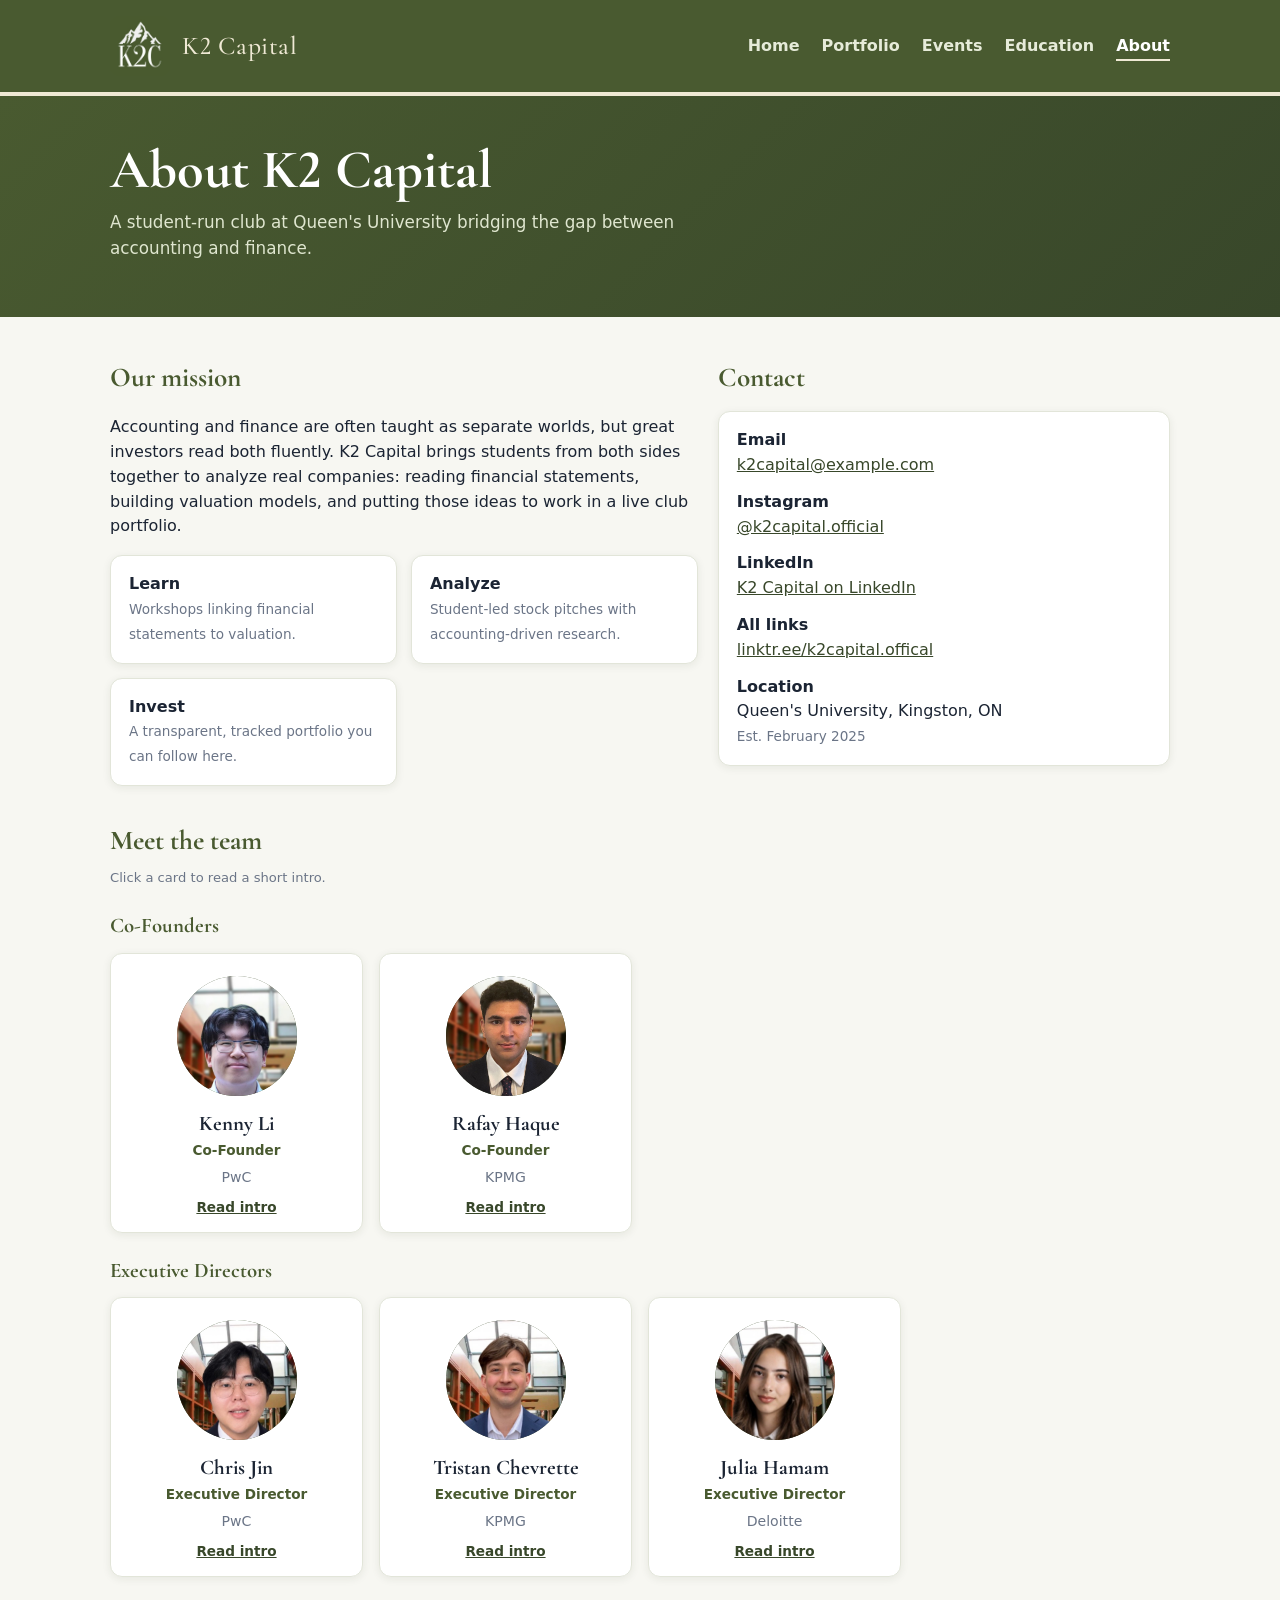
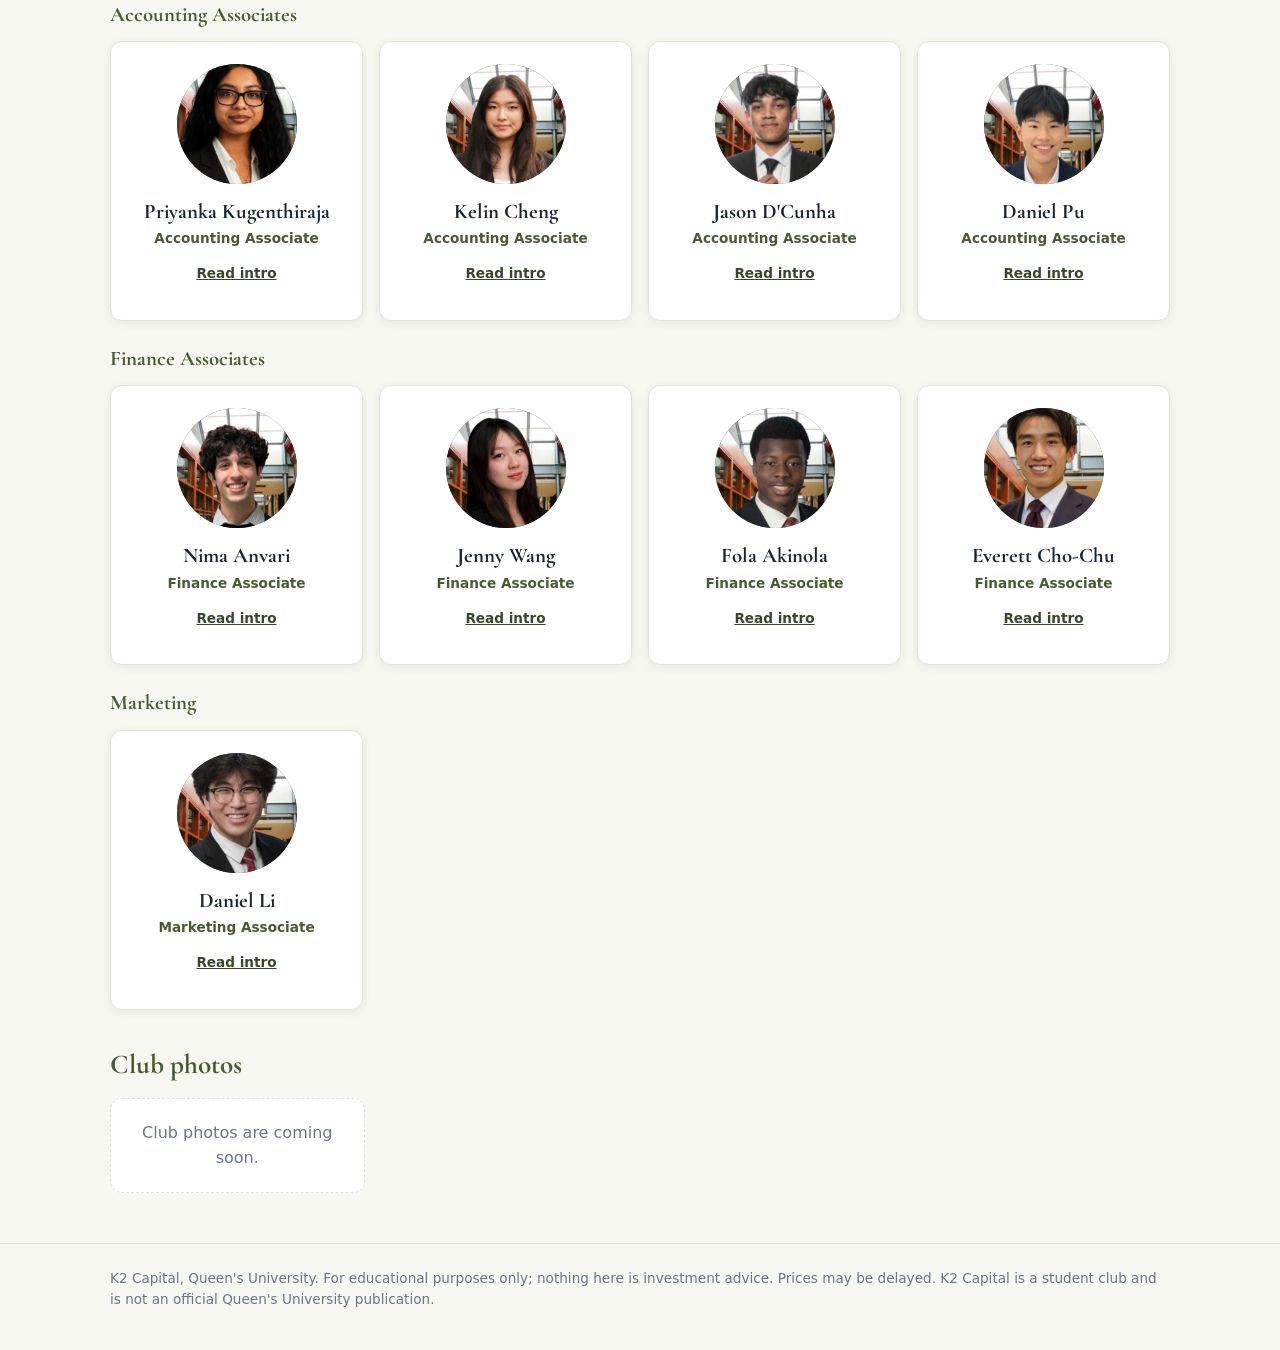
<file: about.html>
<!doctype html>
<html lang="en">
<head>
  <meta charset="utf-8">
  <meta name="viewport" content="width=device-width, initial-scale=1">
  <title>K2 Capital | About</title>
  <meta name="description" content="About K2 Capital, the Queen's University club bridging accounting and finance.">
  <link rel="preconnect" href="https://fonts.googleapis.com"><link rel="preconnect" href="https://fonts.gstatic.com" crossorigin>
  <link href="https://fonts.googleapis.com/css2?family=Cormorant+Garamond:wght@500;600;700&display=swap" rel="stylesheet">
  <link rel="icon" href="images/logo.jpg">
  <link rel="stylesheet" href="styles.css">
</head>
<body>
  <header class="site" id="site-header"></header>

  <div class="hero">
    <div class="wrap">
      <h1>About K2 Capital</h1>
      <p>A student-run club at Queen's University bridging the gap between accounting and finance.</p>
    </div>
  </div>

  <main class="wrap">
    <section class="block two-col first">
      <div>
        <h2>Our mission</h2>
        <p>
          Accounting and finance are often taught as separate worlds, but great investors read both fluently.
          K2 Capital brings students from both sides together to analyze real companies: reading financial
          statements, building valuation models, and putting those ideas to work in a live club portfolio.
        </p>
        <!-- TODO: add a sentence or two about how the club runs (weekly meetings, pitch process, who can join). -->
        <div class="pillars">
          <div class="card"><strong>Learn</strong><br><span class="name">Workshops linking financial statements to valuation.</span></div>
          <div class="card"><strong>Analyze</strong><br><span class="name">Student-led stock pitches with accounting-driven research.</span></div>
          <div class="card"><strong>Invest</strong><br><span class="name">A transparent, tracked portfolio you can follow here.</span></div>
        </div>
      </div>
      <div>
        <h2>Contact</h2>
        <div data-contact></div>
      </div>
    </section>

    <section class="block">
      <h2>Meet the team</h2>
      <p class="note" style="margin-top:-6px">Click a card to read a short intro.</p>
      <div class="grid" id="team"></div>
    </section>

    <section class="block">
      <h2>Club photos</h2>
      <div class="gallery" id="gallery"></div>
    </section>
  </main>

  <footer id="site-footer"></footer>

  <script src="site.js"></script>
  <script>
    // ---- Edit this section to update the page (on GitHub: open this file, click the pencil icon) ----

    // photo: "images/team/name.jpg" (upload the picture to the images/team folder). linkedin: personal profile URL.
    // intro shows on the back of the card. Leave a field as "" to hide it.
    // group sets the section on the page. photo: "images/team/photo-01.jpg" (upload pictures to images/team).
    const TEAM = [
      { group: "Co-Founders", name: "Kenny Li",          role: "Co-Founder",         bio: "PwC",      intro: "", linkedin: "", photo: "images/team/photo-14.jpg" },
      { group: "Co-Founders", name: "Rafay Haque",       role: "Co-Founder",         bio: "KPMG",     intro: "", linkedin: "", photo: "images/team/photo-01.jpg" },
      { group: "Executive Directors", name: "Chris Jin",         role: "Executive Director", bio: "PwC",      intro: "", linkedin: "", photo: "images/team/photo-04.jpg" },
      { group: "Executive Directors", name: "Tristan Chevrette", role: "Executive Director", bio: "KPMG",     intro: "", linkedin: "", photo: "images/team/photo-03.jpg" },
      { group: "Executive Directors", name: "Julia Hamam",       role: "Executive Director", bio: "Deloitte", intro: "", linkedin: "", photo: "images/team/photo-02.jpg" },
      { group: "Accounting Associates", name: "Priyanka Kugenthiraja", role: "Accounting Associate", bio: "", intro: "", linkedin: "", photo: "images/team/photo-08.jpg" },
      { group: "Accounting Associates", name: "Kelin Cheng",           role: "Accounting Associate", bio: "", intro: "", linkedin: "", photo: "images/team/photo-07.jpg" },
      { group: "Accounting Associates", name: "Jason D'Cunha",         role: "Accounting Associate", bio: "", intro: "", linkedin: "", photo: "images/team/photo-09.jpg" },
      { group: "Accounting Associates", name: "Daniel Pu",             role: "Accounting Associate", bio: "", intro: "", linkedin: "", photo: "images/team/photo-10.jpg" },
      { group: "Finance Associates", name: "Nima Anvari",  role: "Finance Associate", bio: "", intro: "", linkedin: "", photo: "images/team/photo-06.jpg" },
      { group: "Finance Associates", name: "Jenny Wang",   role: "Finance Associate", bio: "", intro: "", linkedin: "", photo: "images/team/photo-05.jpg" },
      { group: "Finance Associates", name: "Fola Akinola", role: "Finance Associate", bio: "", intro: "", linkedin: "", photo: "images/team/photo-12.jpg" },
      { group: "Finance Associates", name: "Everett Cho-Chu", role: "Finance Associate", bio: "", intro: "", linkedin: "", photo: "images/team/photo-11.jpg" },
      { group: "Marketing", name: "Daniel Li", role: "Marketing Associate", bio: "", intro: "", linkedin: "", photo: "images/team/photo-13.jpg" },
    ];

    // Upload pictures to the images/club folder and list them here, for example "images/club/social-1.jpg".
    // caption is optional.
    const PHOTOS = [
      // { src: "images/club/social-1.jpg", caption: "Fall social" },
    ];

    // ---- End of editable section ----

    const esc = (s) => String(s ?? "").replace(/[&<>"']/g, (c) => ({ "&": "&amp;", "<": "&lt;", ">": "&gt;", '"': "&quot;", "'": "&#39;" }[c]));
    const $ = (id) => document.getElementById(id);

    const cardHtml = (p) => {
      const initials = p.name.split(/\s+/).map((w) => w[0]).slice(0, 2).join("").toUpperCase();
      const avatar = p.photo
        ? `<img class="avatar" src="${esc(p.photo)}" alt="${esc(p.name)}">`
        : `<div class="avatar" aria-hidden="true">${esc(initials)}</div>`;
      const intro = p.intro ? esc(p.intro) : "Intro coming soon.";
      const li = p.linkedin ? `<a class="btn small" href="${esc(p.linkedin)}" rel="noopener" target="_blank">LinkedIn</a>` : "";
      return `<div class="flip">
        <div class="flip-inner">
          <div class="face front card person">${avatar}<h3>${esc(p.name)}</h3><div class="role">${esc(p.role)}</div><p>${esc(p.bio)}</p>
            <button type="button" class="linkbtn flip-btn" aria-label="Read intro for ${esc(p.name)}">Read intro</button></div>
          <div class="face back card person" aria-hidden="true"><h3>${esc(p.name)}</h3><div class="role">${esc(p.role)}</div>
            <p class="intro">${intro}</p>
            <div class="back-links">${li}<button type="button" class="linkbtn flip-btn" tabindex="-1">Back</button></div></div>
        </div>
      </div>`;
    };
    const groups = [...new Set(TEAM.map((p) => p.group || "Team"))];
    $("team").className = "";
    $("team").innerHTML = groups.map((g) => `<div class="team-group"><h3 class="subhead">${esc(g)}</h3><div class="grid">${TEAM.filter((p) => (p.group || "Team") === g).map(cardHtml).join("")}</div></div>`).join("");
    document.querySelectorAll(".flip").forEach((card) => {
      const toggle = (ev) => {
        if (ev.target.closest("a")) return; // let the LinkedIn link work
        const on = card.classList.toggle("flipped");
        card.querySelector(".front").setAttribute("aria-hidden", on);
        card.querySelector(".back").setAttribute("aria-hidden", !on);
        card.querySelectorAll(".front .flip-btn").forEach((b) => (b.tabIndex = on ? -1 : 0));
        card.querySelectorAll(".back .flip-btn, .back a").forEach((b) => (b.tabIndex = on ? 0 : -1));
      };
      card.addEventListener("click", toggle);
      card.querySelectorAll(".back a").forEach((x) => (x.tabIndex = -1));
    });

    $("gallery").innerHTML = PHOTOS.length
      ? PHOTOS.map((p) => `<figure><img src="${esc(p.src)}" alt="${esc(p.caption || "K2 Capital club photo")}" loading="lazy">${p.caption ? `<figcaption>${esc(p.caption)}</figcaption>` : ""}</figure>`).join("")
      : `<div class="empty">Club photos are coming soon.</div>`;
  </script>
</body>
</html>
</file>
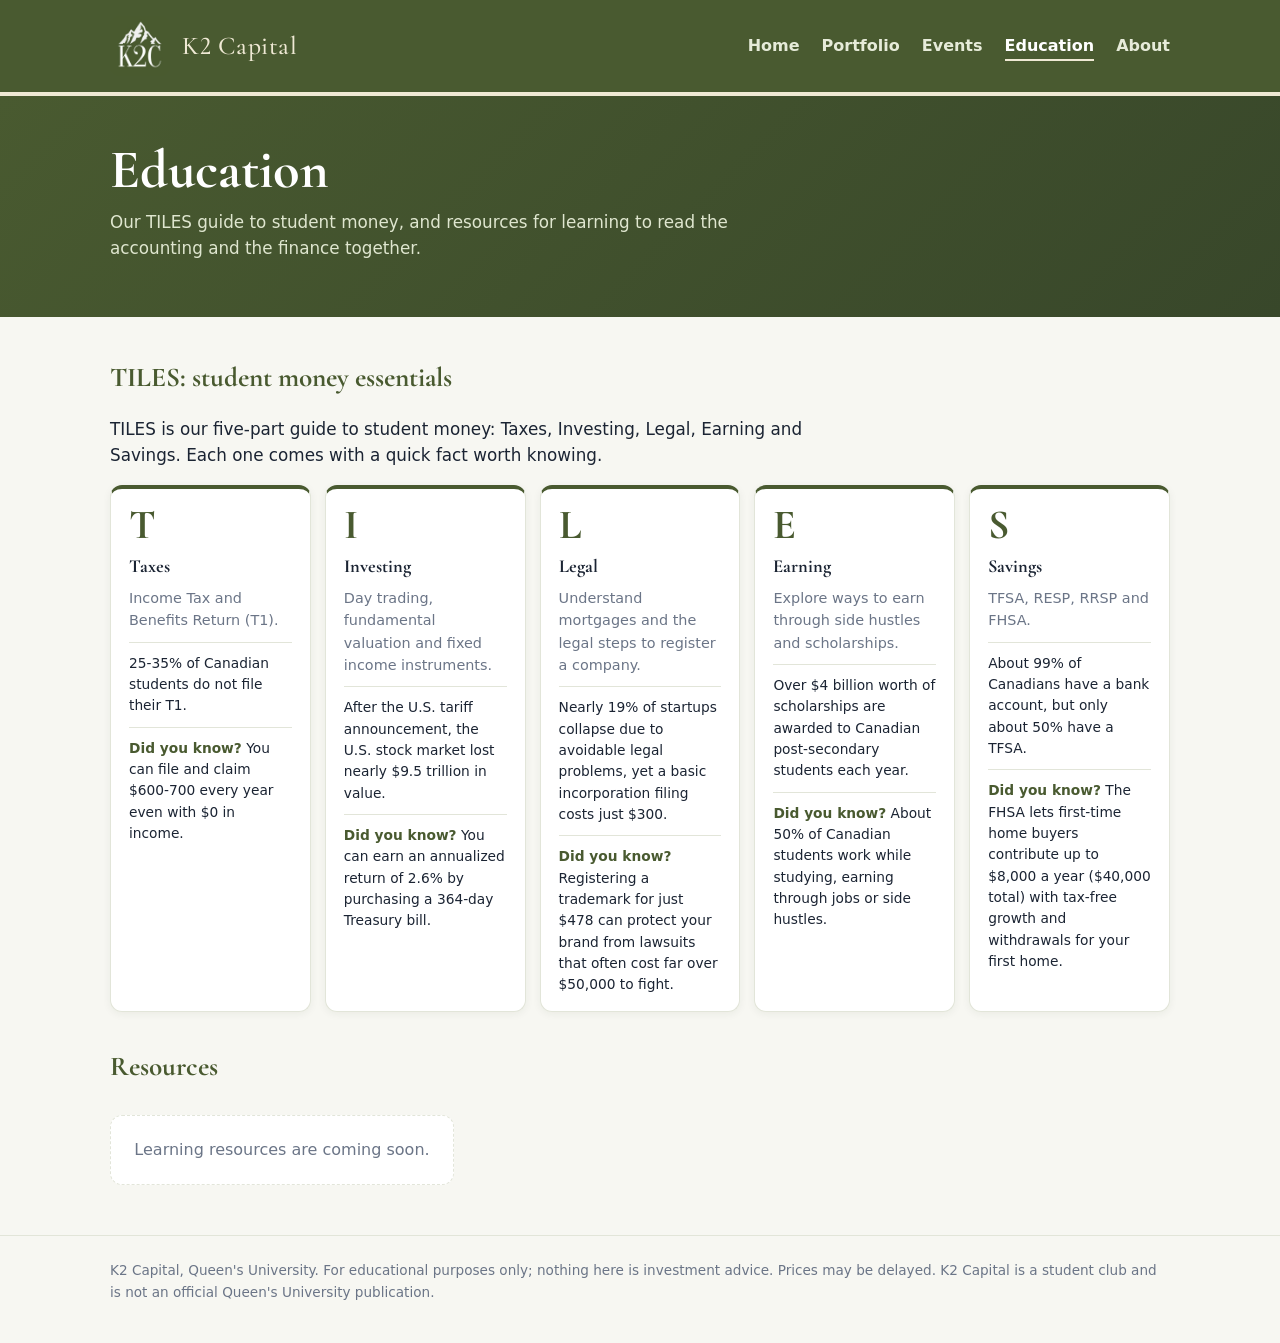
<file: education.html>
<!doctype html>
<html lang="en">
<head>
  <meta charset="utf-8">
  <meta name="viewport" content="width=device-width, initial-scale=1">
  <title>K2 Capital | Education</title>
  <meta name="description" content="K2 Capital education: our TILES stock analysis framework and learning resources linking accounting and finance.">
  <link rel="preconnect" href="https://fonts.googleapis.com"><link rel="preconnect" href="https://fonts.gstatic.com" crossorigin>
  <link href="https://fonts.googleapis.com/css2?family=Cormorant+Garamond:wght@500;600;700&display=swap" rel="stylesheet">
  <link rel="icon" href="images/logo.jpg">
  <link rel="stylesheet" href="styles.css">
</head>
<body>
  <header class="site" id="site-header"></header>

  <div class="hero">
    <div class="wrap">
      <h1>Education</h1>
      <p>Our TILES guide to student money, and resources for learning to read the accounting and the finance together.</p>
    </div>
  </div>

  <main class="wrap">
    <section class="block first">
      <h2>TILES: student money essentials</h2>
      <p class="lead" id="tiles-intro"></p>
      <div class="tiles" id="tiles"></div>
    </section>

    <section class="block">
      <h2>Resources</h2>
      <div class="controls"><div id="res-chips"></div></div>
      <div class="resources" id="resources"></div>
    </section>
  </main>

  <footer id="site-footer"></footer>

  <script src="site.js"></script>
  <script>
    // ---- Edit this section to update the page (on GitHub: open this file, click the pencil icon) ----

    const TILES_INTRO = "TILES is our five-part guide to student money: Taxes, Investing, Legal, Earning and Savings. Each one comes with a quick fact worth knowing.";

    // fact: a "Did you know" line. Edit the text below, or add/remove tiles, on GitHub.
    const TILES = [
      { letter: "T", title: "Taxes", body: "Income Tax and Benefits Return (T1).",
        stat: "25-35% of Canadian students do not file their T1.",
        fact: "You can file and claim $600-700 every year even with $0 in income." },
      { letter: "I", title: "Investing", body: "Day trading, fundamental valuation and fixed income instruments.",
        stat: "After the U.S. tariff announcement, the U.S. stock market lost nearly $9.5 trillion in value.",
        fact: "You can earn an annualized return of 2.6% by purchasing a 364-day Treasury bill." },
      { letter: "L", title: "Legal", body: "Understand mortgages and the legal steps to register a company.",
        stat: "Nearly 19% of startups collapse due to avoidable legal problems, yet a basic incorporation filing costs just $300.",
        fact: "Registering a trademark for just $478 can protect your brand from lawsuits that often cost far over $50,000 to fight." },
      { letter: "E", title: "Earning", body: "Explore ways to earn through side hustles and scholarships.",
        stat: "Over $4 billion worth of scholarships are awarded to Canadian post-secondary students each year.",
        fact: "About 50% of Canadian students work while studying, earning through jobs or side hustles." },
      { letter: "S", title: "Savings", body: "TFSA, RESP, RRSP and FHSA.",
        stat: "About 99% of Canadians have a bank account, but only about 50% have a TFSA.",
        fact: "The FHSA lets first-time home buyers contribute up to $8,000 a year ($40,000 total) with tax-free growth and withdrawals for your first home." },
    ];

    // category: "Accounting", "Finance" or "Valuation" (add your own). link is optional.
    const RESOURCES = [
      // { category: "Accounting", title: "Reading a 10-K", description: "How to find the numbers that matter.", link: "https://..." },
    ];

    // ---- End of editable section ----

    const esc = (s) => String(s ?? "").replace(/[&<>"']/g, (c) => ({ "&": "&amp;", "<": "&lt;", ">": "&gt;", '"': "&quot;", "'": "&#39;" }[c]));
    const $ = (id) => document.getElementById(id);

    $("tiles-intro").textContent = TILES_INTRO;
    $("tiles").innerHTML = TILES.map((t) => `<div class="tile"><div class="letter">${esc(t.letter)}</div><h3>${esc(t.title)}</h3><p>${esc(t.body)}</p>${t.stat ? `<p class="fact">${esc(t.stat)}</p>` : ""}${t.fact ? `<p class="fact"><b>Did you know?</b> ${esc(t.fact)}</p>` : ""}</div>`).join("");

    let cat = "All";
    function renderResources() {
      const cats = ["All", ...new Set(RESOURCES.map((r) => r.category).filter(Boolean))];
      $("res-chips").innerHTML = RESOURCES.length ? cats.map((c) => `<button class="chip ${c === cat ? "on" : ""}" data-c="${esc(c)}">${esc(c)}</button>`).join(" ") : "";
      $("res-chips").querySelectorAll(".chip").forEach((b) => b.addEventListener("click", () => { cat = b.dataset.c; renderResources(); }));
      const list = RESOURCES.filter((r) => cat === "All" || r.category === cat);
      $("resources").innerHTML = list.length ? list.map((r) => `<div class="card resource">
          <div class="tags"><span class="tag">${esc(r.category || "Resource")}</span></div>
          <h3>${esc(r.title)}</h3><p>${esc(r.description)}</p>
          ${r.link ? `<a href="${esc(r.link)}" rel="noopener">Open &rarr;</a>` : ""}</div>`).join("")
        : `<div class="empty">Learning resources are coming soon.</div>`;
    }
    renderResources();
  </script>
</body>
</html>
</file>
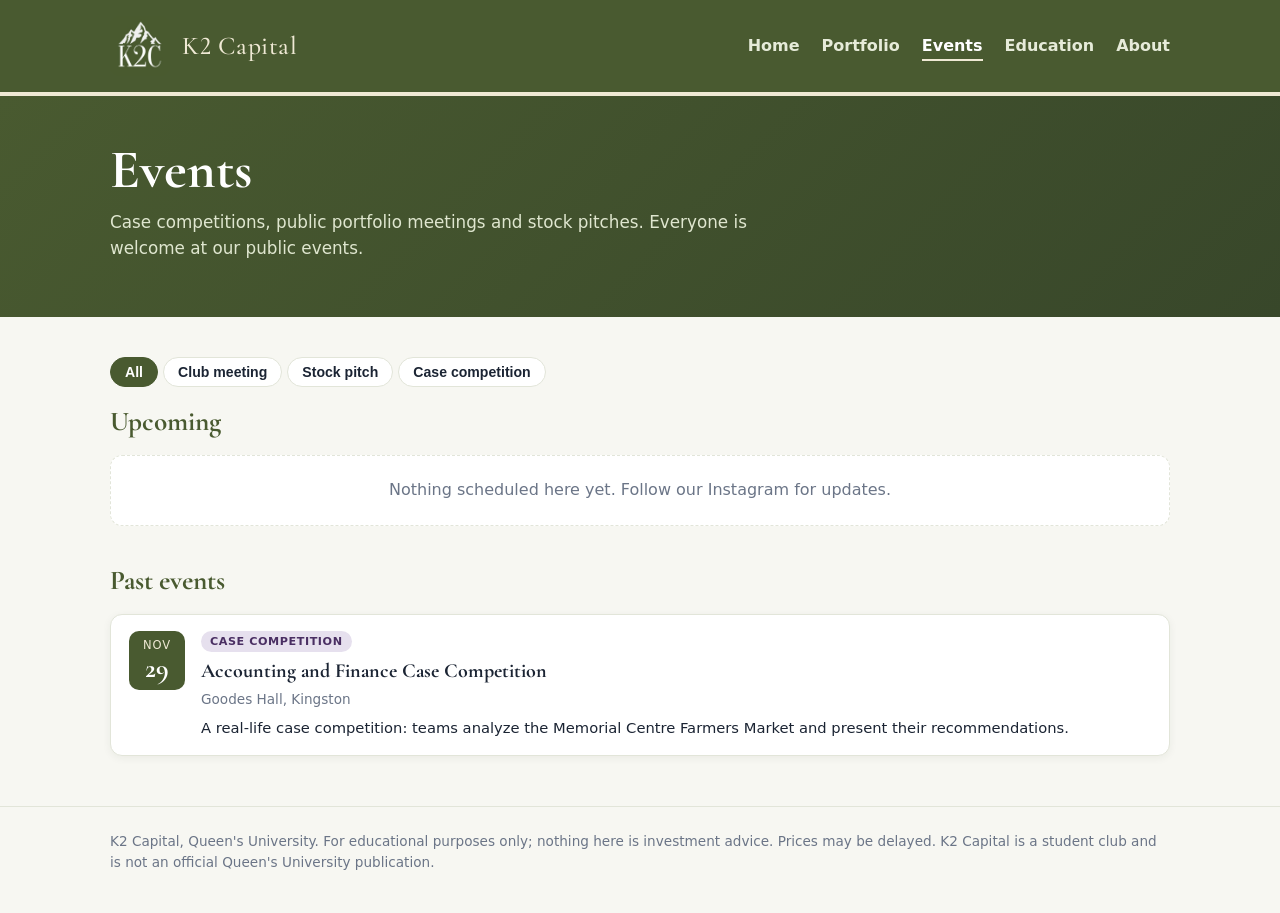
<file: events.html>
<!doctype html>
<html lang="en">
<head>
  <meta charset="utf-8">
  <meta name="viewport" content="width=device-width, initial-scale=1">
  <title>K2 Capital | Events</title>
  <meta name="description" content="K2 Capital events: case competitions, public portfolio meetings and stock pitches at Queen's University.">
  <link rel="preconnect" href="https://fonts.googleapis.com"><link rel="preconnect" href="https://fonts.gstatic.com" crossorigin>
  <link href="https://fonts.googleapis.com/css2?family=Cormorant+Garamond:wght@500;600;700&display=swap" rel="stylesheet">
  <link rel="icon" href="images/logo.jpg">
  <link rel="stylesheet" href="styles.css">
</head>
<body>
  <header class="site" id="site-header"></header>

  <div class="hero">
    <div class="wrap">
      <h1>Events</h1>
      <p>Case competitions, public portfolio meetings and stock pitches. Everyone is welcome at our public events.</p>
    </div>
  </div>

  <main class="wrap">
    <section class="block first">
      <div class="controls">
        <div id="event-chips"></div>
      </div>
      <h2>Upcoming</h2>
      <div class="events-list" id="upcoming"></div>
    </section>

    <section class="block" id="calendar-block" hidden>
      <h2>Calendar</h2>
      <div class="chart-card"><iframe id="calendar" title="K2 Capital calendar" loading="lazy" class="calendar"></iframe></div>
    </section>

    <section class="block">
      <h2>Past events</h2>
      <div class="events-list" id="past"></div>
    </section>
  </main>

  <footer id="site-footer"></footer>

  <script src="site.js"></script>
  <script src="events-data.js"></script>
  <script src="events-ui.js"></script>
  <script>
    // To show a Google Calendar: in Google Calendar open the club calendar's settings, make it public,
    // copy the "Embed code" src link and paste it between the quotes. Leave blank to hide the calendar.
    const CALENDAR_EMBED = "";

    let filter = "all";
    const $ = (id) => document.getElementById(id);
    function render() {
      const type = filter === "all" ? null : filter;
      renderEventCards($("upcoming"), upcomingEvents(0, type), "Nothing scheduled here yet. Follow our Instagram for updates.");
      const past = EVENTS.filter((e) => e.date < todayIso() && (!type || e.type === type)).sort((a, b) => (a.date < b.date ? 1 : -1));
      renderEventCards($("past"), past, "No past events yet.");
    }
    $("event-chips").innerHTML = [["all", "All"], ...Object.entries(EVENT_TYPES)]
      .map(([k, v]) => `<button class="chip ${k === "all" ? "on" : ""}" data-t="${k}">${v}</button>`).join(" ");
    $("event-chips").querySelectorAll(".chip").forEach((b) => b.addEventListener("click", () => {
      filter = b.dataset.t;
      $("event-chips").querySelectorAll(".chip").forEach((c) => c.classList.toggle("on", c === b));
      render();
    }));
    if (CALENDAR_EMBED) { $("calendar").src = CALENDAR_EMBED; $("calendar-block").hidden = false; }
    render();
  </script>
</body>
</html>
</file>
<file: styles.css>
:root {
  --navy: #495a30;
  --navy-2: #38472a;
  --gold: #efe9d4;
  --red: #495a30;
  --bg: #f7f7f2;
  --card: #ffffff;
  --text: #1b2433;
  --muted: #6b7587;
  --line: #e2e5d9;
  --gain: #12805c;
  --loss: #c0392b;
  --radius: 12px;
}
* { box-sizing: border-box; }
html { scroll-behavior: smooth; }
body {
  margin: 0;
  font-family: system-ui, -apple-system, "Segoe UI", Roboto, sans-serif;
  background: var(--bg);
  color: var(--text);
  line-height: 1.55;
}
a { color: var(--navy-2); }
.wrap { max-width: 1100px; margin: 0 auto; padding: 0 20px; }

/* Header */
header.site {
  background: var(--navy);
  color: #fff;
  border-bottom: 4px solid var(--gold);
}
header.site .wrap {
  display: flex; align-items: center; justify-content: space-between;
  padding-top: 16px; padding-bottom: 16px; flex-wrap: wrap; gap: 12px;
}
h1, h2, h3, .brand-text { font-family: "Cormorant Garamond", Georgia, "Times New Roman", serif; font-variant-numeric: lining-nums; font-feature-settings: "lnum" 1; }
h1, h2 { font-weight: 700; }
.brand { display: flex; align-items: center; gap: 12px; font-weight: 700; font-size: 1.6rem; letter-spacing: .02em; color: #fff; text-decoration: none; }
.brand img { height: 60px; width: 60px; border-radius: 10px; display: block; }
.brand span { color: var(--gold); font-weight: 500; }
nav a {
  color: #e6ebd9; text-decoration: none; margin-left: 22px; font-weight: 600;
  padding-bottom: 4px; border-bottom: 2px solid transparent;
}
nav a:hover, nav a.active { color: #fff; border-bottom-color: var(--gold); }

/* Hero */
.hero { background: linear-gradient(135deg, var(--navy), var(--navy-2)); color: #fff; padding: 44px 0 56px; }
.hero h1 { margin: 0 0 8px; font-size: clamp(2.3rem, 5vw, 3.4rem); }
.hero p { margin: 0; max-width: 640px; color: #dfe6cf; font-size: 1.05rem; }

/* Cards */
.cards { display: grid; grid-template-columns: repeat(auto-fit, minmax(165px, 1fr)); gap: 14px; margin-top: -32px; }
.card {
  background: var(--card); border: 1px solid var(--line); border-radius: var(--radius);
  padding: 16px 18px; box-shadow: 0 2px 8px rgba(40,55,25,.08);
}
.card .label { color: var(--muted); font-size: .8rem; text-transform: uppercase; letter-spacing: .06em; }
.card .value { font-size: 1.6rem; font-weight: 800; margin-top: 2px; }
.gain { color: var(--gain); }
.loss { color: var(--loss); }

section.block { margin: 34px 0; }
h2 { margin: 0 0 12px; font-size: 1.7rem; color: var(--navy); }

/* Allocation bar */
.alloc-bar { display: flex; height: 18px; border-radius: 9px; overflow: hidden; background: var(--line); }
.alloc-bar div { height: 100%; }
.legend { display: flex; flex-wrap: wrap; gap: 8px 18px; margin-top: 10px; font-size: .88rem; color: var(--muted); }
.legend i { display: inline-block; width: 10px; height: 10px; border-radius: 3px; margin-right: 6px; }

/* Controls */
.controls { display: flex; flex-wrap: wrap; gap: 8px; align-items: center; margin-bottom: 14px; }
.chip {
  border: 1px solid var(--line); background: #fff; color: var(--text);
  padding: 6px 14px; border-radius: 999px; cursor: pointer; font-size: .88rem; font-weight: 600;
}
.chip.on { background: var(--navy); color: #fff; border-color: var(--navy); }
.spacer { flex: 1; }
.toggle { font-size: .88rem; color: var(--muted); display: flex; align-items: center; gap: 6px; }

/* Tables */
.table-wrap { overflow-x: auto; background: var(--card); border: 1px solid var(--line); border-radius: var(--radius); }
table { width: 100%; border-collapse: collapse; min-width: 720px; }
th, td { padding: 11px 14px; text-align: right; white-space: nowrap; }
th:first-child, td:first-child, th:nth-child(2), td:nth-child(2) { text-align: left; }
thead th {
  background: #f0f2e8; color: var(--muted); font-size: .76rem; text-transform: uppercase;
  letter-spacing: .06em; cursor: pointer; user-select: none;
}
tbody tr { border-top: 1px solid var(--line); }
tbody tr:hover { background: #fbfbf6; }
tr.group td {
  background: #e8edde; font-weight: 700; color: var(--navy); text-align: left; cursor: default;
}
tr.group td.num { text-align: right; }
.ticker { font-weight: 800; }
.name { color: var(--muted); font-size: .85rem; }
.note { color: var(--muted); font-size: .82rem; margin-top: 10px; }
.banner {
  background: #f7f3dc; border: 1px solid #f0dc95; color: #6b5300;
  padding: 10px 14px; border-radius: 10px; margin: 22px 0 0; font-size: .9rem;
}
.error { background: #fdecea; border-color: #f4b8b1; color: #7a1f16; }

/* About */
.grid { display: grid; grid-template-columns: repeat(auto-fill, minmax(220px, 1fr)); gap: 16px; }
.person { text-align: center; }
.avatar {
  width: 96px; height: 96px; border-radius: 50%; margin: 6px auto 12px;
  background: linear-gradient(135deg, var(--navy-2), var(--navy)); color: var(--gold);
  display: flex; align-items: center; justify-content: center; font-weight: 700; font-size: 1.6rem; font-family: Georgia, serif;
  object-fit: cover;
}
.person h3 { margin: 0; font-size: 1.3rem; }
.person .role { color: var(--red); font-weight: 700; font-size: .85rem; }
.person p { color: var(--muted); font-size: .88rem; margin: 6px 0 0; }
.two-col { display: grid; grid-template-columns: 1.3fr 1fr; gap: 20px; }
@media (max-width: 760px) { .two-col { grid-template-columns: 1fr; } nav a { margin-left: 14px; } }
.pillars { display: grid; grid-template-columns: repeat(auto-fit, minmax(220px, 1fr)); gap: 14px; margin-top: 14px; }

footer { border-top: 1px solid var(--line); margin-top: 50px; padding: 24px 0 40px; color: var(--muted); font-size: .85rem; }

/* Portfolio v2 */
.cards.second { margin-top: 14px; }
.card .sub { color: var(--muted); font-size: .8rem; margin-top: 2px; }
.linkbtn { background: none; border: 0; color: var(--navy-2); font: inherit; font-weight: 600; cursor: pointer; padding: 0; text-decoration: underline; }
#holdings-table { min-width: 900px; }
#holdings-table th, #holdings-table td, #sells-table th, #sells-table td { padding-left: 10px; padding-right: 10px; }
#sells-table { min-width: 760px; }
#sells-table th { cursor: default; }
#sells-table th, #sells-table td { text-align: right; }
#sells-table th:first-child, #sells-table td:first-child, #sells-table th:nth-child(2), #sells-table td:nth-child(2) { text-align: left; }
.muted-cell { color: var(--muted); }

/* ---------- v3: layout, chart, home, events, education, about ---------- */
.cards.flat { margin-top: 0; }
.cards.flat.three { grid-template-columns: repeat(auto-fit, minmax(190px, 1fr)); margin-bottom: 16px; }
.cards.flat { margin-bottom: 16px; }
.subhead { font-family: "Cormorant Garamond", Georgia, serif; font-size: 1.3rem; color: var(--navy); margin: 26px 0 10px; }
.empty { background: var(--card); border: 1px dashed var(--line); border-radius: var(--radius); padding: 22px; color: var(--muted); text-align: center; }
.lead { max-width: 720px; font-size: 1.05rem; }
section.block.first { margin-top: 40px; }
.section-head { display: flex; align-items: baseline; justify-content: space-between; gap: 12px; margin-bottom: 12px; }
.section-head h2 { margin: 0; }
.section-head a { font-weight: 600; font-size: .92rem; }

/* Buttons */
.btn { display: inline-block; background: var(--gold); color: var(--navy); font-weight: 700; text-decoration: none; padding: 10px 20px; border-radius: 999px; border: 2px solid var(--gold); }
.btn:hover { filter: brightness(.96); }
.btn.ghost { background: transparent; color: #fff; border-color: rgba(255,255,255,.55); }
.btn.small { padding: 5px 14px; font-size: .85rem; background: var(--navy); color: #fff; border-color: var(--navy); }
.hero-actions { display: flex; gap: 12px; flex-wrap: wrap; margin-top: 22px; }

/* Home hero */
.home-hero { padding: 56px 0 64px; }
.home-hero h1 { max-width: 760px; }
.home-hero p { max-width: 680px; }

/* Chart */
.chart-card { background: var(--card); border: 1px solid var(--line); border-radius: var(--radius); padding: 14px 10px 6px; }
.chart { position: relative; width: 100%; min-height: 320px; }
.chart svg { display: block; width: 100%; height: auto; touch-action: pan-y; }
.chart .grid { stroke: var(--line); stroke-width: 1; }
.chart .zero { stroke: #b8bfa8; stroke-width: 1.2; }
.chart .ax { fill: var(--muted); font-size: 11px; font-family: system-ui, sans-serif; }
.chart .series { fill: none; stroke: var(--navy); stroke-width: 2.4; stroke-linejoin: round; stroke-linecap: round; }
.chart .area { fill: var(--navy); opacity: .09; }
.chart .contrib { fill: none; stroke: #8a8f7d; stroke-width: 1.6; stroke-dasharray: 5 4; }
.chart .hx { stroke: var(--muted); stroke-width: 1; stroke-dasharray: 3 3; }
.chart .hd { fill: var(--navy); stroke: #fff; stroke-width: 2; }
.tip { position: absolute; pointer-events: none; background: #fff; border: 1px solid var(--line); border-radius: 10px; box-shadow: 0 4px 14px rgba(40,55,25,.14); padding: 8px 11px; font-size: .84rem; line-height: 1.4; min-width: 130px; z-index: 2; }

/* Events */
.events-row { display: grid; grid-template-columns: repeat(auto-fit, minmax(280px, 1fr)); gap: 14px; }
.events-list { display: grid; gap: 14px; }
.event { display: flex; gap: 16px; background: var(--card); border: 1px solid var(--line); border-radius: var(--radius); padding: 16px 18px; box-shadow: 0 2px 8px rgba(40,55,25,.06); }
.event .date { flex: none; width: 56px; text-align: center; background: var(--navy); color: #fff; border-radius: 10px; padding: 6px 0; display: flex; flex-direction: column; justify-content: center; align-self: flex-start; }
.event .date .mon { font-size: .72rem; letter-spacing: .08em; text-transform: uppercase; color: var(--gold); }
.event .date .day { font-family: "Cormorant Garamond", Georgia, serif; font-size: 1.7rem; font-weight: 700; line-height: 1.05; }
.event h3 { margin: 4px 0 2px; font-size: 1.25rem; }
.event p { margin: 6px 0 0; font-size: .92rem; color: var(--text); }
.event a { font-weight: 600; font-size: .9rem; }
.tags { display: flex; gap: 6px; flex-wrap: wrap; }
.tag { display: inline-block; background: #e8edde; color: var(--navy); font-size: .7rem; font-weight: 700; letter-spacing: .05em; text-transform: uppercase; padding: 2px 9px; border-radius: 999px; }
.tag.t-pitch { background: #f3ead0; color: #6b5300; }
.tag.t-case { background: #e6e0ee; color: #4a2f63; }
.tag.sample { background: #f7f3dc; color: #6b5300; border: 1px dashed #d9c870; }
.calendar { width: 100%; height: 560px; border: 0; border-radius: 8px; }

/* Education */
.tiles { display: grid; grid-template-columns: repeat(auto-fit, minmax(190px, 1fr)); gap: 14px; margin-top: 16px; }
.tile { background: var(--card); border: 1px solid var(--line); border-top: 4px solid var(--navy); border-radius: var(--radius); padding: 16px 18px; box-shadow: 0 2px 8px rgba(40,55,25,.06); }
.tile .letter { font-family: "Cormorant Garamond", Georgia, serif; font-size: 2.6rem; font-weight: 700; color: var(--navy); line-height: 1; }
.tile h3 { margin: 6px 0 4px; font-size: 1.15rem; }
.tile p { margin: 0; color: var(--muted); font-size: .9rem; }
.resources { display: grid; grid-template-columns: repeat(auto-fill, minmax(260px, 1fr)); gap: 14px; }
.resource h3 { margin: 8px 0 4px; font-size: 1.2rem; }
.resource p { margin: 0 0 8px; color: var(--muted); font-size: .9rem; }

/* About: contact, flip cards, gallery */
.contact p { margin: 0 0 12px; }
.contact p:last-child { margin-bottom: 0; }
.flip { perspective: 1000px; height: 290px; }
.flip-inner { position: relative; width: 100%; height: 100%; transition: transform .55s; transform-style: preserve-3d; cursor: pointer; }
.flip.flipped .flip-inner { transform: rotateY(180deg); }
.face { position: absolute; inset: 0; backface-visibility: hidden; -webkit-backface-visibility: hidden; overflow: auto; }
.face.back { transform: rotateY(180deg); display: flex; flex-direction: column; justify-content: center; align-items: center; }
.face .intro { font-size: .92rem; margin: 10px 0 0; color: var(--text); }
.back-links { display: flex; gap: 14px; align-items: center; justify-content: center; margin-top: 14px; }
.flip-btn { margin-top: 8px; font-size: .85rem; }
.back-links .flip-btn { margin-top: 0; }
.gallery { display: grid; grid-template-columns: repeat(auto-fill, minmax(240px, 1fr)); gap: 14px; }
.gallery figure { margin: 0; background: var(--card); border: 1px solid var(--line); border-radius: var(--radius); overflow: hidden; }
.gallery img { width: 100%; height: 210px; object-fit: cover; display: block; }
.gallery figcaption { padding: 8px 12px; font-size: .85rem; color: var(--muted); }
@media (prefers-reduced-motion: reduce) { .flip-inner { transition: none; } }
@media (max-width: 760px) { header.site .wrap { gap: 8px; } nav a { margin-left: 12px; font-size: .92rem; } }

.hero h1 { line-height: 1.12; }
.card .value { overflow-wrap: anywhere; }
.chart svg [hidden] { display: none; }

/* Weekly summary */
.select { font: inherit; font-size: .9rem; padding: 6px 10px; border: 1px solid var(--line); border-radius: 8px; background: #fff; color: var(--text); margin-left: 6px; }
.side { display: inline-block; font-size: .72rem; font-weight: 800; letter-spacing: .05em; padding: 2px 9px; border-radius: 999px; }
.side.buy { background: #e3f1ea; color: var(--gain); }
.side.sell { background: #f9e4e1; color: var(--loss); }
#week-table { min-width: 640px; }
#week-table th { cursor: default; }
#week-table th, #week-table td { text-align: right; padding-left: 10px; padding-right: 10px; }
#week-table th:nth-child(-n+3), #week-table td:nth-child(-n+3) { text-align: left; }
.table-wrap[hidden] { display: none; }

/* Team groups and TILES facts */
.team-group { margin-top: 22px; }
.team-group h3.subhead { margin: 0 0 10px; }
.avatar { object-fit: cover; }
.tiles { grid-template-columns: repeat(auto-fit, minmax(230px, 1fr)); }
@media (min-width: 1000px) { .tiles { grid-template-columns: repeat(5, 1fr); } }
.tile h3 { margin: 6px 0 6px; }
.tile .fact { margin-top: 10px; padding-top: 10px; border-top: 1px solid var(--line); font-size: .86rem; color: var(--text); }
.tile .fact b { color: var(--navy); }
.chart .bench { fill: none; stroke: #c9a227; stroke-width: 2; stroke-dasharray: 6 4; }
.avatar { width: 120px; height: 120px; object-position: center 20%; }
.flip { height: 280px; }
</file>
